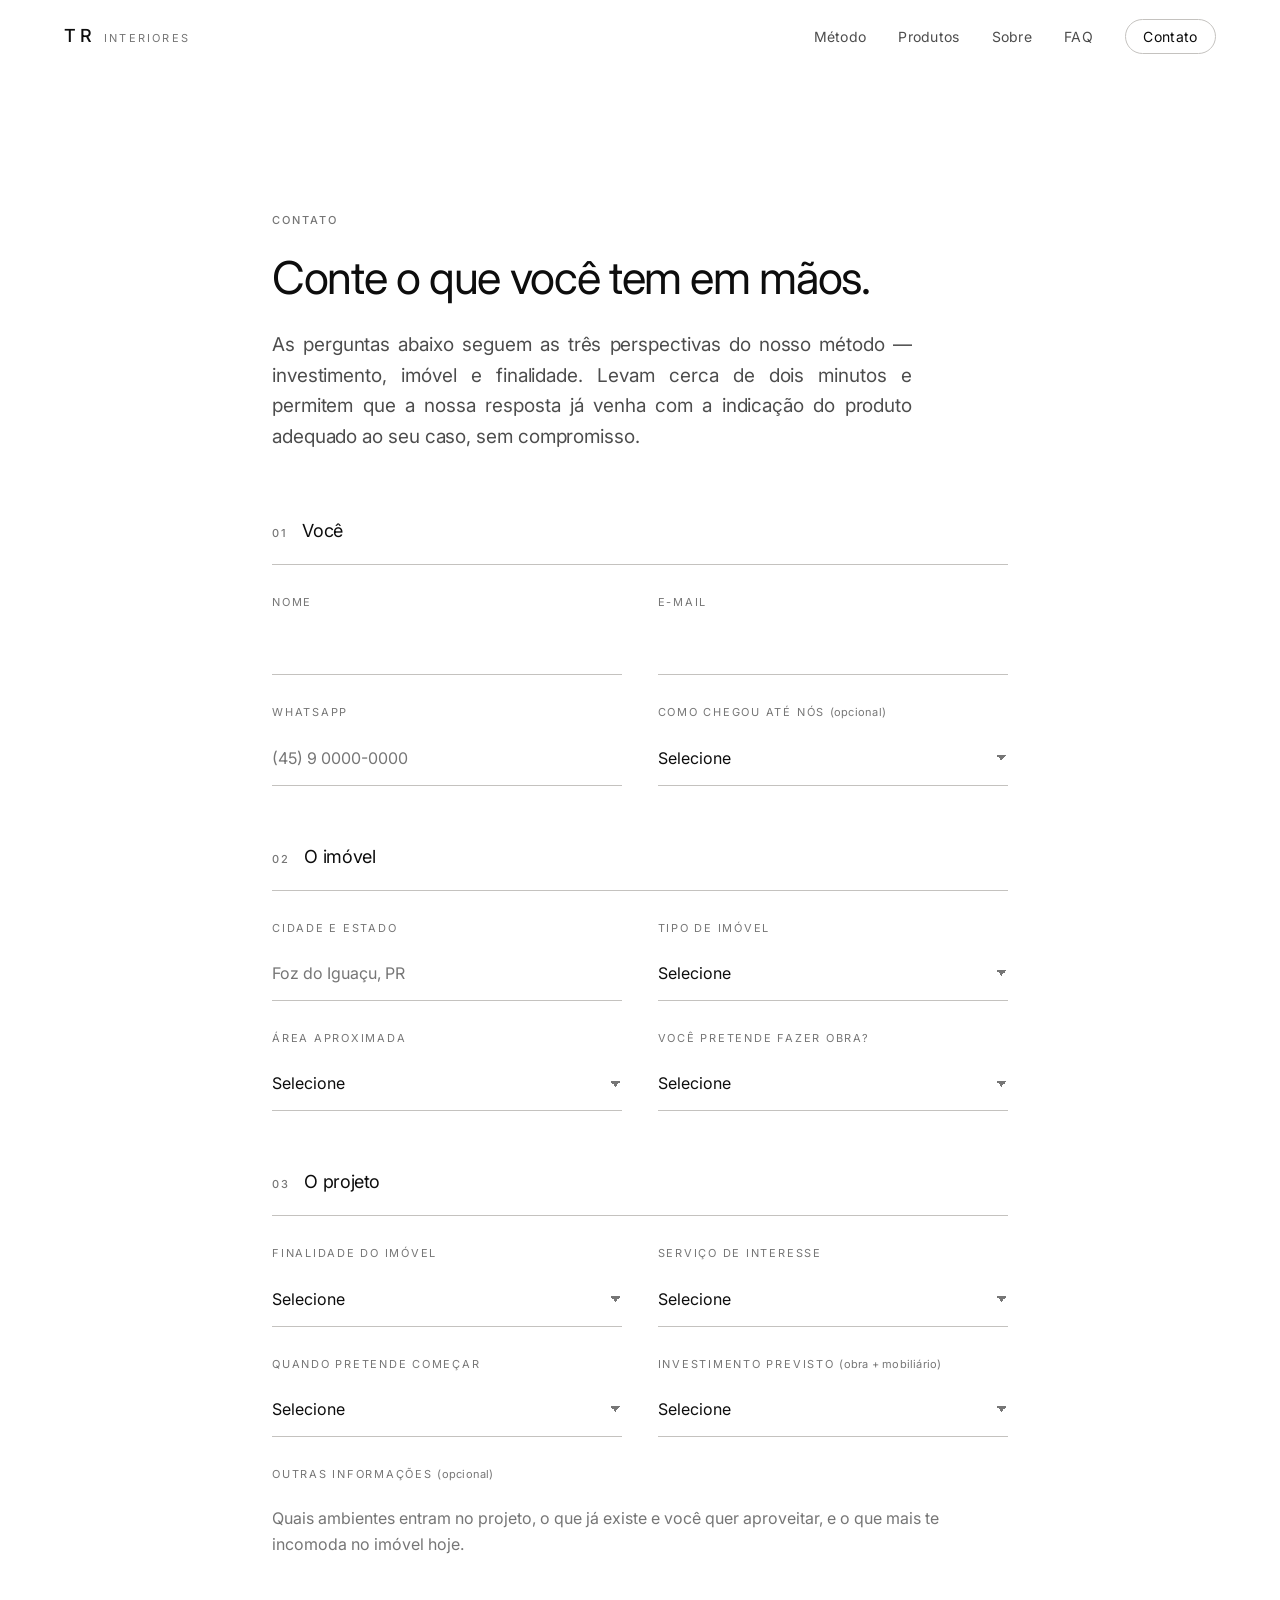
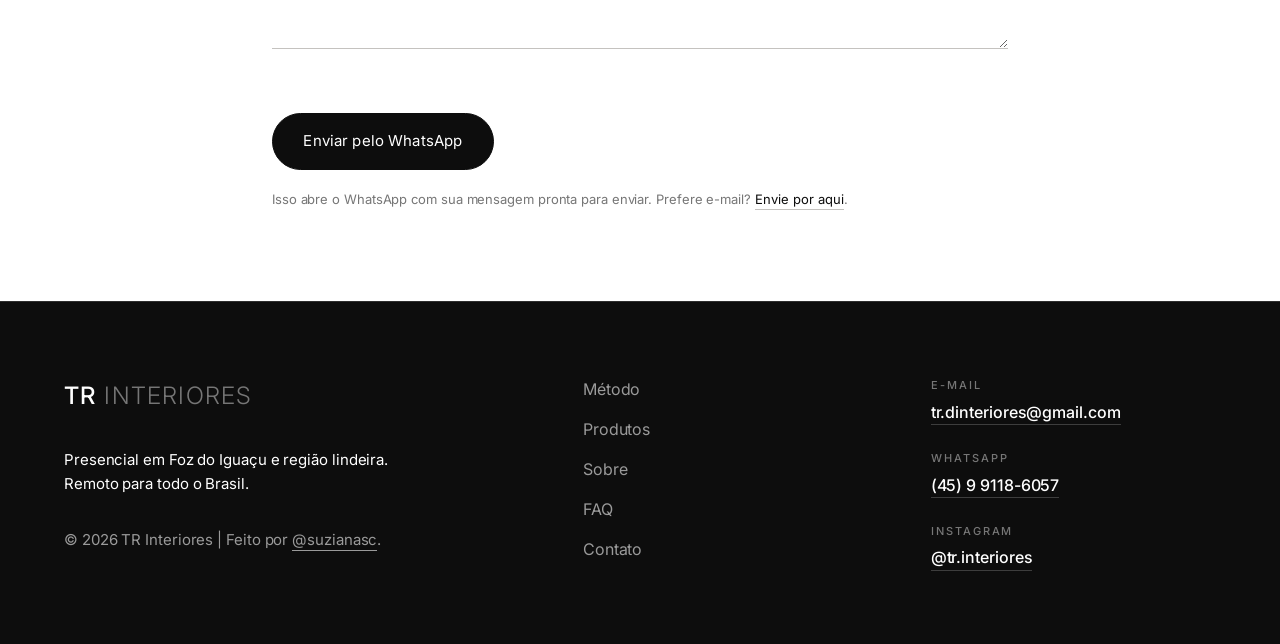
<file: contato.html>
<!DOCTYPE html>
<html lang="pt-BR">
<head>
<meta charset="utf-8">
<meta name="viewport" content="width=device-width, initial-scale=1">
<title>Contato — TR Interiores</title>
<meta name="description" content="Fale com a TR Interiores. Descreva o imóvel, a finalidade e o que te incomoda hoje — respondemos com a indicação do produto adequado ao seu caso.">
<meta name="theme-color" content="#0d0d0d">

<meta property="og:type" content="website">
<meta property="og:locale" content="pt_BR">
<meta property="og:site_name" content="TR Interiores">
<meta property="og:title" content="Contato — TR Interiores">
<meta property="og:description" content="Descreva o imóvel, a finalidade e o que te incomoda hoje. Respondemos com a indicação do produto adequado.">
<!-- TODO: trocar pelo domínio real e por uma imagem 1200x630 em /assets -->
<meta property="og:url" content="https://trinteriores.com.br/contato">
<meta property="og:image" content="assets/og-image.jpg">

<link rel="canonical" href="https://trinteriores.com.br/contato">
<link rel="icon" href="data:image/svg+xml,%3Csvg xmlns='http://www.w3.org/2000/svg' viewBox='0 0 64 64'%3E%3Crect width='64' height='64' fill='%230d0d0d'/%3E%3Ctext x='32' y='41' font-family='Helvetica,Arial,sans-serif' font-size='24' font-weight='500' letter-spacing='1' fill='%23ffffff' text-anchor='middle'%3ETR%3C/text%3E%3C/svg%3E">

<link rel="preconnect" href="https://fonts.googleapis.com">
<link rel="preconnect" href="https://fonts.gstatic.com" crossorigin>
<link rel="stylesheet" href="https://fonts.googleapis.com/css2?family=Inter:wght@300;400;500&display=swap">
<link rel="stylesheet" href="styles.css">
</head>

<body>
<a class="pular" href="#formulario">Pular para o formulário</a>

<!-- ============================ CABEÇALHO ============================ -->
<header class="cabecalho" id="cabecalho">
  <div class="container cabecalho__interno">
    <a class="marca" href="/" aria-label="TR Interiores — início">
      <span class="marca__nome">TR</span>
      <span class="marca__descritor">Interiores</span>
    </a>

    <nav class="nav" id="nav" aria-label="Navegação principal">
      <ul class="nav__lista">
        <li><a href="/#metodo">Método</a></li>
        <li><a href="/#produtos">Produtos</a></li>
        <li><a href="/#sobre">Sobre</a></li>
        <li><a href="/#faq">FAQ</a></li>
        <li><a href="/contato" class="nav__cta" aria-current="page">Contato</a></li>
      </ul>
    </nav>

    <button class="menu-btn" id="menu-btn" type="button"
            aria-label="Abrir menu" aria-expanded="false" aria-controls="nav">
      <span class="menu-btn__traco"></span>
      <span class="menu-btn__traco"></span>
    </button>
  </div>
</header>

<main>

<!-- ====================== TOPO + FORMULÁRIO ========================= -->
<section class="secao pagina-contato">
  <div class="container container--estreito">
    <header class="contato__topo revelar">
      <p class="rotulo">Contato</p>
      <h1 class="contato__titulo">Conte o que você tem em mãos.</h1>
      <p class="secao__intro">
        As perguntas abaixo seguem as três perspectivas do nosso método — investimento,
        imóvel e finalidade. Levam cerca de dois minutos e permitem que a nossa resposta
        já venha com a indicação do produto adequado ao seu caso, sem compromisso.
      </p>
    </header>

    <form class="formulario revelar" id="formulario" novalidate>

      <!-- 01 — quem é e por onde responder -->
      <fieldset class="grupo">
        <legend class="grupo__titulo"><span class="grupo__num">01</span>Você</legend>
        <div class="grupo__campos">
          <div class="campo">
            <label for="nome">Nome</label>
            <input type="text" id="nome" name="nome" autocomplete="name" required>
            <p class="campo__erro" data-erro-de="nome" hidden>Informe seu nome.</p>
          </div>

          <div class="campo">
            <label for="email">E-mail</label>
            <input type="email" id="email" name="email" autocomplete="email" required>
            <p class="campo__erro" data-erro-de="email" hidden>Informe um e-mail válido.</p>
          </div>

          <div class="campo">
            <label for="whatsapp">WhatsApp</label>
            <input type="tel" id="whatsapp" name="whatsapp" autocomplete="tel"
              placeholder="(45) 9 0000-0000" required>
            <p class="campo__erro" data-erro-de="whatsapp" hidden>Informe um telefone para contato.</p>
          </div>

          <div class="campo">
            <label for="origem">Como chegou até nós <span class="opcional">(opcional)</span></label>
            <select id="origem" name="origem">
              <option value="" selected>Selecione</option>
              <option>Instagram</option>
              <option>Indicação de alguém</option>
              <option>Google</option>
              <option>Outro</option>
            </select>
          </div>
        </div>
      </fieldset>

      <!-- 02 — a lente "imóvel" do método -->
      <fieldset class="grupo">
        <legend class="grupo__titulo"><span class="grupo__num">02</span>O imóvel</legend>
        <div class="grupo__campos">
          <div class="campo">
            <label for="cidade">Cidade e estado</label>
            <input type="text" id="cidade" name="cidade" autocomplete="address-level2"
              placeholder="Foz do Iguaçu, PR" required>
            <p class="campo__erro" data-erro-de="cidade" hidden>Informe a cidade do imóvel.</p>
          </div>

          <div class="campo">
            <label for="tipo">Tipo de imóvel</label>
            <select id="tipo" name="tipo" required>
              <option value="" selected>Selecione</option>
              <option>Apartamento</option>
              <option>Casa</option>
              <option>Studio ou kitnet</option>
              <option>Sala comercial ou consultório</option>
              <option>Outro</option>
            </select>
            <p class="campo__erro" data-erro-de="tipo" hidden>Selecione o tipo de imóvel.</p>
          </div>

          <div class="campo">
            <label for="area">Área aproximada</label>
            <select id="area" name="area" required>
              <option value="" selected>Selecione</option>
              <option>Até 40 m²</option>
              <option>41 a 70 m²</option>
              <option>71 a 120 m²</option>
              <option>121 a 200 m²</option>
              <option>Acima de 200 m²</option>
              <option>Não sei ao certo</option>
            </select>
            <p class="campo__erro" data-erro-de="area" hidden>Selecione a área aproximada.</p>
          </div>

          <div class="campo">
            <label for="obra">Você pretende fazer obra?</label>
            <select id="obra" name="obra" required>
              <option value="" selected>Selecione</option>
              <option>Não quero obra</option>
              <option>Aceito obra, se necessário</option>
              <option>Já estou em obra</option>
              <option>Ainda não sei</option>
            </select>
            <p class="campo__erro" data-erro-de="obra" hidden>Selecione uma opção.</p>
          </div>
        </div>
      </fieldset>

      <!-- 03 — as lentes "finalidade" e "investimento" -->
      <fieldset class="grupo">
        <legend class="grupo__titulo"><span class="grupo__num">03</span>O projeto</legend>
        <div class="grupo__campos">
          <div class="campo">
            <label for="finalidade">Finalidade do imóvel</label>
            <select id="finalidade" name="finalidade" required>
              <option value="" selected>Selecione</option>
              <option>Para morar</option>
              <option>Para alugar por temporada</option>
              <option>Para alugar por longo prazo</option>
              <option>Para revender</option>
              <option>Ainda não sei</option>
            </select>
            <p class="campo__erro" data-erro-de="finalidade" hidden>Selecione uma finalidade.</p>
          </div>

          <div class="campo">
            <label for="interesse">Serviço de interesse</label>
            <select id="interesse" name="interesse" required>
              <option value="" selected>Selecione</option>
              <option>Plano de Intervenção</option>
              <option>Projeto sem Quebra-Quebra</option>
              <option>Projeto Completo</option>
              <option>Não sei qual é o meu caso</option>
            </select>
            <p class="campo__erro" data-erro-de="interesse" hidden>Selecione um serviço.</p>
          </div>

          <div class="campo">
            <label for="prazo">Quando pretende começar</label>
            <select id="prazo" name="prazo" required>
              <option value="" selected>Selecione</option>
              <option>O quanto antes</option>
              <option>Nos próximos 3 meses</option>
              <option>Em 3 a 6 meses</option>
              <option>Ainda estou me planejando</option>
            </select>
            <p class="campo__erro" data-erro-de="prazo" hidden>Selecione um prazo.</p>
          </div>

          <div class="campo">
            <!-- TODO: ajustar as faixas conforme o ticket real do escritório -->
            <label for="investimento">Investimento previsto <span class="opcional">(obra + mobiliário)</span></label>
            <select id="investimento" name="investimento" required>
              <option value="" selected>Selecione</option>
              <option>Até R$ 20 mil</option>
              <option>R$ 20 mil a R$ 50 mil</option>
              <option>R$ 50 mil a R$ 100 mil</option>
              <option>Acima de R$ 100 mil</option>
              <option>Prefiro conversar antes</option>
            </select>
            <p class="campo__erro" data-erro-de="investimento" hidden>Selecione uma faixa.</p>
          </div>

          <div class="campo campo--largo">
            <label for="mensagem">Outras informações <span class="opcional">(opcional)</span></label>
            <textarea id="mensagem" name="mensagem" rows="5"
              placeholder="Quais ambientes entram no projeto, o que já existe e você quer aproveitar, e o que mais te incomoda no imóvel hoje."></textarea>
          </div>
        </div>
      </fieldset>

      <div class="formulario__envio">
        <button type="submit" class="botao botao--escuro">Enviar pelo WhatsApp</button>
        <p class="formulario__nota">
          Isso abre o WhatsApp com sua mensagem pronta para enviar. Prefere e-mail?
          <button type="button" id="enviar-email" class="link-botao">Envie por aqui</button>.
        </p>
      </div>
    </form>
  </div>
</section>

</main>

<!-- ============================== RODAPÉ ============================= -->
<footer class="rodape">
  <div class="container rodape__interno">
    <div class="rodape__bloco rodape__bloco--marca">
      <a class="rodape__marca" href="/#inicio" aria-label="TR Interiores — início">
        <span class="marca__nome">TR</span>
        <span class="marca__descritor">Interiores</span>
      </a>

      <p class="rodape__atendimento">
        Presencial em Foz do Iguaçu e região lindeira.<br>
        Remoto para todo o Brasil.
      </p>

      <p class="rodape__legal">
        © <span id="ano">2026</span> TR Interiores | Feito por
        <a class="rodape__autoria" href="https://instagram.com/suzianasc" target="_blank" rel="noopener">@suzianasc</a>.
      </p>
    </div>

    <nav class="rodape__nav" aria-label="Navegação do rodapé">
      <a href="/#metodo">Método</a>
      <a href="/#produtos">Produtos</a>
      <a href="/#sobre">Sobre</a>
      <a href="/#faq">FAQ</a>
      <a href="/contato">Contato</a>
    </nav>

    <dl class="rodape__contato">
      <div class="rodape__canal">
        <dt>E-mail</dt>
        <dd><a href="mailto:tr.dinteriores@gmail.com">tr.dinteriores@gmail.com</a></dd>
      </div>
      <div class="rodape__canal">
        <dt>WhatsApp</dt>
        <dd><a href="https://wa.me/5545991186057" target="_blank" rel="noopener">(45) 9 9118-6057</a></dd>
      </div>
      <div class="rodape__canal">
        <dt>Instagram</dt>
        <dd><a href="https://instagram.com/tr.interiores" target="_blank" rel="noopener">@tr.interiores</a></dd>
      </div>
    </dl>
  </div>
</footer>

<script src="script.js"></script>
</body>
</html>
</file>
<file: styles.css>
/* =====================================================================
   TR Interiores — folha de estilo única
   Paleta restrita a preto / cinza / branco. Sem dependências além da
   fonte Inter (com fallback de sistema).
   ===================================================================== */

/* ---------------------------- 1. Tokens ---------------------------- */
:root {
  /* Cor */
  --preto:        #0d0d0d;
  --grafite:      #191919;
  --cinza-900:    #2b2b2b;
  --cinza-700:    #4d4d4d;
  --cinza-500:    #767676;
  --cinza-400:    #9a9a9a;
  --cinza-300:    #c4c2bf;
  --cinza-200:    #e4e2df;
  --cinza-100:    #efedea;
  --areia:        #f7f6f4;
  --branco:       #ffffff;

  /* Papéis */
  --fundo:        var(--branco);
  --tinta:        var(--preto);
  --tinta-suave:  var(--cinza-700);
  --fio:          var(--cinza-200);

  /* Campos de formulário — invertidos dentro de .secao--escura */
  --campo-linha:  var(--cinza-300);
  --campo-texto:  var(--preto);
  --campo-rotulo: var(--cinza-500);

  /* Tipografia */
  --fonte: "Inter", -apple-system, BlinkMacSystemFont, "Segoe UI",
           "Helvetica Neue", Helvetica, Arial, sans-serif;

  --t-rotulo:   0.6875rem;
  --t-corpo:    clamp(0.975rem, 0.93rem + 0.22vw, 1.0625rem);
  --t-intro:    clamp(1.05rem, 0.98rem + 0.34vw, 1.1875rem);
  --t-h3:       clamp(1.25rem, 1.12rem + 0.55vw, 1.5rem);
  --t-h2:       clamp(1.75rem, 1.35rem + 1.85vw, 3.125rem);
  --t-h1:       clamp(2.125rem, 1.5rem + 2.9vw, 4.25rem);

  /* Ritmo */
  --gap:        clamp(1.5rem, 1rem + 2vw, 2.5rem);
  --secao-y:    clamp(4.5rem, 3rem + 7vw, 9.5rem);
  --container:  78rem;
  --header-h:   4.5rem;

  --transicao: 480ms cubic-bezier(0.22, 0.61, 0.36, 1);
}

/* --------------------------- 2. Reset ------------------------------ */
*, *::before, *::after { box-sizing: border-box; }

html {
  -webkit-text-size-adjust: 100%;
  scroll-behavior: smooth;
}

body {
  margin: 0;
  background: var(--fundo);
  color: var(--tinta);
  font-family: var(--fonte);
  font-size: var(--t-corpo);
  font-weight: 400;
  line-height: 1.65;
  letter-spacing: -0.005em;
  -webkit-font-smoothing: antialiased;
  text-rendering: optimizeLegibility;
  overflow-x: hidden;
}

body.menu-aberto { overflow: hidden; }

h1, h2, h3, h4 {
  margin: 0;
  font-weight: 400;
  line-height: 1.08;
  letter-spacing: -0.03em;
  text-wrap: balance;
}

p  { margin: 0 0 1.15em; text-wrap: pretty; }
p:last-child { margin-bottom: 0; }

ul, ol, dl, dd { margin: 0; padding: 0; }
li { list-style: none; }

img { max-width: 100%; height: auto; display: block; }

a { color: inherit; text-decoration: none; }

button, input, select, textarea {
  font: inherit;
  color: inherit;
}

:focus-visible {
  outline: 2px solid var(--tinta);
  outline-offset: 3px;
  border-radius: 1px;
}

.sr-only {
  position: absolute;
  width: 1px; height: 1px;
  padding: 0; margin: -1px;
  overflow: hidden;
  clip: rect(0 0 0 0);
  white-space: nowrap;
  border: 0;
}

.pular {
  position: absolute;
  left: -9999px;
  z-index: 200;
  background: var(--preto);
  color: var(--branco);
  padding: 0.75rem 1.25rem;
}
.pular:focus { left: 1rem; top: 1rem; }

/* -------------------------- 3. Estrutura --------------------------- */
.container {
  width: 100%;
  max-width: var(--container);
  margin-inline: auto;
  padding-inline: clamp(1.25rem, 0.6rem + 3vw, 3.5rem);
}

.container--estreito { max-width: 52rem; }

.secao {
  padding-block: var(--secao-y);
  scroll-margin-top: var(--header-h);
}

.secao--clara  { background: var(--areia); }

.secao--escura {
  background: var(--preto);
  color: var(--branco);
  --tinta: var(--branco);
  --tinta-suave: var(--cinza-400);
  --fio: #2e2e2e;
  --campo-linha: #3d3d3d;
  --campo-texto: var(--branco);
  --campo-rotulo: var(--cinza-400);
}

.secao__cabecalho {
  max-width: 46rem;
  margin-bottom: clamp(2.5rem, 1.6rem + 3.5vw, 4.5rem);
}

.secao__titulo {
  font-size: var(--t-h2);
  margin-bottom: 0.6em;
}
.secao__titulo:last-child { margin-bottom: 0; }

.secao__intro {
  font-size: var(--t-intro);
  color: var(--tinta-suave);
  line-height: 1.6;
  max-width: 40rem;
  text-align: justify;
}

.rotulo {
  font-size: var(--t-rotulo);
  font-weight: 500;
  letter-spacing: 0.18em;
  text-transform: uppercase;
  color: var(--cinza-500);
  margin-bottom: 1.6rem;
}

.tom-cinza { color: var(--cinza-400); }

/* -------------------------- 4. Cabeçalho --------------------------- */
.cabecalho {
  position: sticky;
  top: 0;
  z-index: 100;
  background: rgba(255, 255, 255, 0.88);
  backdrop-filter: saturate(180%) blur(14px);
  -webkit-backdrop-filter: saturate(180%) blur(14px);
  border-bottom: 1px solid transparent;
  transition: border-color 260ms ease, background-color 260ms ease;
}
.cabecalho.rolado { border-bottom-color: var(--cinza-200); }

.cabecalho__interno {
  height: var(--header-h);
  display: flex;
  align-items: center;
  justify-content: space-between;
  gap: 1.5rem;
}

.marca {
  display: inline-flex;
  align-items: baseline;
  gap: 0.5rem;
}
.marca__nome {
  font-size: 1.125rem;
  font-weight: 500;
  letter-spacing: 0.22em;
}
.marca__descritor {
  font-size: var(--t-rotulo);
  letter-spacing: 0.2em;
  text-transform: uppercase;
  color: var(--cinza-500);
}

.nav__lista {
  display: flex;
  align-items: center;
  gap: clamp(1.25rem, 0.4rem + 2vw, 2.5rem);
}

.nav__lista a {
  position: relative;
  font-size: 0.875rem;
  letter-spacing: 0.02em;
  color: var(--cinza-700);
  transition: color 200ms ease;
}
.nav__lista a::after {
  content: "";
  position: absolute;
  left: 0; bottom: -6px;
  width: 100%; height: 1px;
  background: currentColor;
  transform: scaleX(0);
  transform-origin: right;
  transition: transform 320ms cubic-bezier(0.22, 0.61, 0.36, 1);
}
.nav__lista a:hover { color: var(--preto); }
.nav__lista a:hover::after { transform: scaleX(1); transform-origin: left; }

.nav__cta {
  padding: 0.5rem 1.1rem;
  border: 1px solid var(--cinza-300);
  border-radius: 999px;
  color: var(--preto) !important;
  transition: background-color 220ms ease, color 220ms ease, border-color 220ms ease;
}
.nav__cta::after { display: none; }
.nav__cta:hover {
  background: var(--preto);
  border-color: var(--preto);
  color: var(--branco) !important;
}

/* Botão de menu (mobile) */
.menu-btn {
  display: none;
  width: 2.75rem; height: 2.75rem;
  margin-right: -0.6rem;
  padding: 0;
  background: none;
  border: 0;
  cursor: pointer;
  position: relative;
  z-index: 120;
}
.menu-btn__traco {
  position: absolute;
  left: 50%; width: 1.375rem; height: 1px;
  background: var(--preto);
  transform: translateX(-50%);
  transition: transform 300ms cubic-bezier(0.22, 0.61, 0.36, 1), opacity 200ms ease;
}
.menu-btn__traco:nth-child(1) { top: 1.15rem; }
.menu-btn__traco:nth-child(2) { top: 1.6rem; }
.menu-btn[aria-expanded="true"] .menu-btn__traco:nth-child(1) {
  transform: translateX(-50%) translateY(0.225rem) rotate(45deg);
}
.menu-btn[aria-expanded="true"] .menu-btn__traco:nth-child(2) {
  transform: translateX(-50%) translateY(-0.225rem) rotate(-45deg);
}

/* ---------------------------- 5. Botões ---------------------------- */
.botao {
  display: inline-flex;
  align-items: center;
  justify-content: center;
  padding: 0.95rem 1.9rem;
  border: 1px solid transparent;
  border-radius: 999px;
  font-size: 0.9375rem;
  letter-spacing: 0.01em;
  cursor: pointer;
  transition: background-color 240ms ease, color 240ms ease,
              border-color 240ms ease, transform 240ms ease;
}
.botao:hover { transform: translateY(-1px); }

.botao--escuro {
  background: var(--preto);
  border-color: var(--preto);
  color: var(--branco);
}
.botao--escuro:hover { background: var(--cinza-900); border-color: var(--cinza-900); }

.botao--vazado {
  border-color: var(--cinza-300);
  color: var(--preto);
}
.botao--vazado:hover { border-color: var(--preto); }

.botao--claro {
  background: var(--branco);
  border-color: var(--branco);
  color: var(--preto);
}
.botao--claro:hover { background: var(--cinza-200); border-color: var(--cinza-200); }

.link-seta {
  display: inline-flex;
  align-items: center;
  gap: 0.5rem;
  font-size: 0.875rem;
  letter-spacing: 0.01em;
  color: var(--preto);
  border-bottom: 1px solid var(--cinza-300);
  padding-bottom: 2px;
  transition: gap 260ms ease, border-color 260ms ease;
}
.link-seta::after { content: "→"; transition: transform 260ms ease; }
.link-seta:hover { border-color: currentColor; }
.link-seta:hover::after { transform: translateX(3px); }
.link-seta--claro { color: var(--branco); border-bottom-color: #3d3d3d; }

/* --------------------------- 6. Fotos ------------------------------ */
.hero__midia img,
.sobre__midia img {
  display: block;
  width: 100%;
  height: auto;
  object-fit: cover;
}
.hero__midia img  { aspect-ratio: 3 / 4; }
.sobre__midia img { aspect-ratio: 4 / 3; }

/* ----------------------------- 7. Hero ----------------------------- */
/* Ocupa a altura útil da janela e centraliza o conteúdo verticalmente,
   de modo que a mensagem principal apareça inteira sem rolagem. */
.hero {
  display: flex;
  align-items: center;
  min-height: calc(100vh - var(--header-h));
  min-height: calc(100svh - var(--header-h));
  padding-block: clamp(2.5rem, 1.8rem + 3vw, 4.5rem);
  scroll-margin-top: var(--header-h);
}

.hero__grade {
  display: grid;
  grid-template-columns: minmax(0, 1.35fr) minmax(0, 1fr);
  gap: clamp(2.5rem, 1rem + 5vw, 5rem);
  align-items: center;
}

.hero__titulo {
  font-size: var(--t-h1);
  margin-bottom: 0.55em;
}

.hero__linha {
  font-size: var(--t-intro);
  color: var(--tinta-suave);
  line-height: 1.6;
  max-width: 36rem;
  margin-bottom: 2.5rem;
  text-align: justify;
}

.hero__acoes {
  display: flex;
  flex-wrap: wrap;
  gap: 0.875rem;
}

/* ---------------------------- 8. Método ---------------------------- */
.fase {
  padding-top: clamp(2rem, 1.4rem + 2vw, 3.25rem);
  margin-top: clamp(2rem, 1.4rem + 2vw, 3.25rem);
  border-top: 1px solid var(--fio);
}
.fase:first-of-type { margin-top: 0; }

.fase__cabecalho {
  display: flex;
  flex-wrap: wrap;
  align-items: baseline;
  gap: 0.5rem 1.5rem;
  margin-bottom: clamp(1.75rem, 1.2rem + 1.6vw, 2.75rem);
}
.fase__num {
  font-size: var(--t-rotulo);
  font-weight: 500;
  letter-spacing: 0.18em;
  text-transform: uppercase;
  color: var(--cinza-500);
}
.fase__titulo {
  font-size: var(--t-h3);
  letter-spacing: -0.02em;
}

.passos {
  display: grid;
  grid-template-columns: repeat(auto-fit, minmax(16rem, 1fr));
  gap: clamp(1.75rem, 1rem + 2.5vw, 3rem);
}

.passo__num {
  display: block;
  font-size: 0.75rem;
  letter-spacing: 0.16em;
  text-transform: uppercase;
  color: var(--cinza-400);
  padding-bottom: 0.9rem;
  margin-bottom: 1.1rem;
  border-bottom: 1px solid var(--fio);
}
.passos--matriz .passo__num {
  color: var(--preto);
  font-weight: 500;
  letter-spacing: 0.14em;
}
.passo__titulo {
  font-size: 1.125rem;
  letter-spacing: -0.02em;
  margin-bottom: 0.6rem;
}
.passo p {
  font-size: 0.9375rem;
  color: var(--cinza-700);
  line-height: 1.7;
  text-align: justify;
}

/* --------------------------- 9. Produtos --------------------------- */
.produtos {
  display: grid;
  grid-template-columns: repeat(auto-fit, minmax(18rem, 1fr));
  gap: 1px;
  background: var(--fio);
  border: 1px solid var(--fio);
}

.produto {
  background: var(--preto);
  padding: clamp(1.875rem, 1.2rem + 2vw, 3rem);
  display: flex;
  flex-direction: column;
  gap: 1.15rem;
  transition: background-color 320ms ease;
}
.produto:hover { background: var(--grafite); }

.produto__papel {
  font-size: var(--t-rotulo);
  font-weight: 500;
  letter-spacing: 0.18em;
  text-transform: uppercase;
  color: var(--cinza-400);
  margin: 0;
}
.produto__titulo {
  font-size: var(--t-h3);
  letter-spacing: -0.025em;
}
.produto__desc {
  font-size: 0.9375rem;
  line-height: 1.7;
  color: var(--cinza-300);
  margin: 0;
  flex: 1;
  text-align: justify;
}
.produto .link-seta { align-self: flex-start; }

/* Tabela comparativa */
.tabela-bloco { margin-top: clamp(3.5rem, 2.4rem + 3.5vw, 6rem); }

.tabela-titulo {
  font-size: var(--t-h3);
  letter-spacing: -0.02em;
  margin-bottom: 0.75rem;
}
.tabela-nota {
  display: none; /* só faz sentido quando a tabela realmente rola */
  font-size: 0.8125rem;
  color: var(--cinza-500);
  margin-bottom: 1.75rem;
}
@media (max-width: 52rem) {
  .tabela-nota { display: block; }
}

.tabela-rolagem {
  overflow-x: auto;
  border-top: 1px solid var(--fio);
  -webkit-overflow-scrolling: touch;
}
.tabela-rolagem:focus-visible { outline-offset: 0; }

.tabela {
  width: 100%;
  min-width: 44rem;
  border-collapse: collapse;
  font-size: 0.875rem;
}
.tabela th, .tabela td {
  padding: 1rem 1rem;
  text-align: left;
  vertical-align: top;
  border-bottom: 1px solid var(--fio);
  font-weight: 400;
}
.tabela thead th {
  font-size: 0.6875rem;
  letter-spacing: 0.14em;
  text-transform: uppercase;
  color: var(--cinza-400);
  line-height: 1.5;
  padding-top: 1.25rem;
  padding-bottom: 1.25rem;
  white-space: nowrap;
}
.tabela thead th:first-child { width: 40%; white-space: normal; }
.tabela tbody th {
  color: var(--branco);
  line-height: 1.5;
  padding-left: 0;
  padding-right: 2rem;
}
.tabela td { text-align: center; width: 20%; }
.tabela tbody tr { transition: background-color 220ms ease; }
.tabela tbody tr:hover { background: var(--grafite); }

.sim { color: var(--branco); font-size: 0.9375rem; }
.nao { color: var(--cinza-700); }

/* ---------------------------- 10. Sobre ---------------------------- */
.sobre__grade {
  display: grid;
  grid-template-columns: minmax(0, 1.1fr) minmax(0, 1fr);
  gap: clamp(2.5rem, 1rem + 5vw, 5rem);
  align-items: start;
}
.sobre__texto p {
  font-size: var(--t-intro);
  line-height: 1.7;
  color: var(--cinza-700);
  text-align: justify;
}
.sobre__texto p:first-child { color: var(--preto); }

/* ----------------------------- 11. FAQ ----------------------------- */
.faq { border-top: 1px solid var(--cinza-200); }

.item-faq { border-bottom: 1px solid var(--cinza-200); }

.item-faq summary {
  display: flex;
  align-items: flex-start;
  justify-content: space-between;
  gap: 1.5rem;
  padding: 1.6rem 0;
  cursor: pointer;
  list-style: none;
  font-size: clamp(1rem, 0.95rem + 0.3vw, 1.125rem);
  letter-spacing: -0.015em;
  line-height: 1.4;
  transition: color 200ms ease;
}
.item-faq summary::-webkit-details-marker { display: none; }
.item-faq summary:hover { color: var(--cinza-700); }

/* Sinal +/− desenhado em CSS */
.item-faq summary::after {
  content: "";
  flex: none;
  width: 13px; height: 13px;
  margin-top: 0.4em;
  background:
    linear-gradient(var(--cinza-500), var(--cinza-500)) center/13px 1px no-repeat,
    linear-gradient(var(--cinza-500), var(--cinza-500)) center/1px 13px no-repeat;
  transition: transform 300ms cubic-bezier(0.22, 0.61, 0.36, 1);
}
.item-faq[open] summary::after {
  transform: rotate(90deg);
  background:
    linear-gradient(var(--preto), var(--preto)) center/13px 1px no-repeat;
}

.item-faq__corpo {
  padding-bottom: 1.75rem;
  padding-right: clamp(0rem, -2rem + 6vw, 3.5rem);
  font-size: 0.9375rem;
  line-height: 1.75;
  color: var(--cinza-700);
  max-width: 44rem;
}

.faq__cta {
  margin-top: clamp(2.5rem, 1.8rem + 3vw, 4rem);
  text-align: center;
}

/* Animação de abertura onde houver suporte; degrada para instantâneo. */
@supports selector(::details-content) {
  .item-faq::details-content {
    block-size: 0;
    overflow: hidden;
    opacity: 0;
    transition: block-size 380ms cubic-bezier(0.22, 0.61, 0.36, 1),
                opacity 260ms ease,
                content-visibility 380ms allow-discrete;
    transition-behavior: allow-discrete;
  }
  .item-faq[open]::details-content {
    block-size: auto;
    opacity: 1;
  }
}

/* --------------- 12. Página de contato + formulário ---------------- */
.pagina-contato { padding-bottom: clamp(3.5rem, 2.5rem + 4vw, 6rem); }

.contato__topo { margin-bottom: clamp(2.5rem, 1.8rem + 3vw, 4rem); }
.contato__titulo {
  font-size: var(--t-h2);
  margin-bottom: 0.6em;
}

/* Formulário de qualificação: grupos numerados, dois campos por linha */
.formulario {
  display: grid;
  gap: clamp(2.5rem, 2rem + 2vw, 3.5rem);
}

.grupo {
  min-width: 0; /* impede que o fieldset estoure a grade */
  margin: 0;
  padding: 0;
  border: 0;
}
.grupo__titulo {
  display: block;
  width: 100%;
  padding: 0 0 1.15rem;
  font-size: 1.125rem;
  letter-spacing: -0.02em;
  color: var(--tinta);
  border-bottom: 1px solid var(--campo-linha);
}
.grupo__num {
  margin-right: 0.9rem;
  font-size: 0.6875rem;
  font-weight: 500;
  letter-spacing: 0.18em;
  color: var(--cinza-500);
}

.grupo__campos {
  display: grid;
  grid-template-columns: repeat(2, minmax(0, 1fr));
  gap: 1.75rem clamp(1.5rem, 1rem + 1.5vw, 2.5rem);
  padding-top: 1.75rem;
}
.campo--largo { grid-column: 1 / -1; }

.campo label {
  display: block;
  font-size: 0.6875rem;
  letter-spacing: 0.16em;
  text-transform: uppercase;
  color: var(--campo-rotulo);
  margin-bottom: 0.6rem;
}
.opcional { text-transform: none; letter-spacing: 0.02em; color: var(--cinza-500); }

.campo input,
.campo select,
.campo textarea {
  width: 100%;
  padding: 0.85rem 0;
  background: transparent;
  border: 0;
  border-bottom: 1px solid var(--campo-linha);
  border-radius: 0;
  color: var(--campo-texto);
  font-size: 1rem;
  transition: border-color 240ms ease;
  appearance: none;
}
.campo textarea { resize: vertical; min-height: 6rem; line-height: 1.6; }
.campo input::placeholder,
.campo textarea::placeholder { color: var(--cinza-500); opacity: 1; }

.campo input:hover,
.campo select:hover,
.campo textarea:hover { border-bottom-color: var(--cinza-500); }
.campo input:focus,
.campo select:focus,
.campo textarea:focus {
  outline: none;
  border-bottom-color: var(--tinta);
}
.campo input:focus-visible,
.campo select:focus-visible,
.campo textarea:focus-visible { outline: none; }

/* Seta do select desenhada em CSS */
.campo select {
  cursor: pointer;
  background-image:
    linear-gradient(45deg, transparent 50%, var(--cinza-500) 50%),
    linear-gradient(135deg, var(--cinza-500) 50%, transparent 50%);
  background-position: right 6px center, right 1px center;
  background-size: 6px 6px, 6px 6px;
  background-repeat: no-repeat;
  padding-right: 1.5rem;
}

.campo--invalido input,
.campo--invalido select,
.campo--invalido textarea { border-bottom-color: var(--tinta); }

.campo__erro {
  margin: 0.55rem 0 0;
  font-size: 0.8125rem;
  color: var(--tinta);
}
.campo__erro::before { content: "— "; }

.formulario__nota {
  margin-top: 1.15rem;
  font-size: 0.8125rem;
  color: var(--cinza-500);
  line-height: 1.6;
}
.formulario__nota a { color: var(--tinta); border-bottom: 1px solid var(--campo-linha); }
.formulario__nota a:hover { border-color: var(--tinta); }

.link-botao {
  background: none;
  border: 0;
  border-bottom: 1px solid var(--campo-linha);
  padding: 0;
  margin: 0;
  font: inherit;
  font-size: inherit;
  color: var(--tinta);
  cursor: pointer;
}
.link-botao:hover { border-color: var(--tinta); }

/* ---------------------------- 14. Rodapé --------------------------- */
.rodape {
  background: var(--preto);
  color: var(--branco);
  border-top: 1px solid #2e2e2e;
  padding-block: clamp(3rem, 2.2rem + 3vw, 5rem);
}

/* Três blocos: marca + atendimento + crédito | navegação | canais */
.rodape__interno {
  display: grid;
  grid-template-columns: minmax(0, 1.6fr) minmax(0, 1fr) minmax(0, 1fr);
  gap: clamp(2.5rem, 1.5rem + 3vw, 4rem);
  align-items: start;
}

.rodape__bloco--marca {
  display: grid;
  justify-items: start;
  gap: clamp(1.5rem, 1.2rem + 1vw, 2.25rem);
}

.rodape__marca { display: flex; align-items: baseline; gap: 0.5rem; }
.rodape__marca .marca__nome {
  font-size: clamp(1.25rem, 1.1rem + 0.6vw, 1.5rem);
  font-weight: 500;
  letter-spacing: 0.05em;
  color: var(--branco);
}
.rodape__marca .marca__descritor {
  font-size: clamp(1.25rem, 1.1rem + 0.6vw, 1.5rem);
  font-weight: 300;
  letter-spacing: 0.05em;
  color: var(--cinza-500);
}

.rodape__atendimento {
  font-size: 0.9375rem;
  line-height: 1.6;
  color: var(--branco);
  margin: 0;
}

.rodape__legal {
  font-size: 0.9375rem;
  line-height: 1.6;
  color: var(--cinza-400);
  margin: 0;
}
/* Mesma cor do texto ao redor, apenas sublinhado — sem realce no hover. */
.rodape__autoria {
  color: inherit;
  border-bottom: 1px solid currentColor;
  padding-bottom: 1px;
}

.rodape__nav {
  display: grid;
  justify-items: start;
  gap: 0.85rem;
}
.rodape__nav a {
  font-size: 1rem;
  color: var(--cinza-400);
  transition: color 200ms ease;
}
.rodape__nav a:hover { color: var(--branco); }

.rodape__contato { display: grid; gap: 1.5rem; }
.rodape__canal dt {
  font-size: 0.6875rem;
  font-weight: 500;
  letter-spacing: 0.18em;
  text-transform: uppercase;
  color: var(--cinza-500);
  margin-bottom: 0.4rem;
}
.rodape__canal dd {
  font-size: 1rem;
  font-weight: 500;
  line-height: 1.4;
  color: var(--branco);
  overflow-wrap: break-word; /* o e-mail é longo e a coluna, estreita */
}
.rodape__canal dd a {
  display: inline-block;
  border-bottom: 1px solid #3d3d3d;
  padding-bottom: 1px;
  transition: color 200ms ease, border-color 200ms ease;
}
.rodape__canal dd a:hover { color: var(--cinza-400); border-color: var(--cinza-400); }

/* -------------------------- 15. Revelação -------------------------- */
.revelar {
  opacity: 0;
  transform: translateY(18px);
  transition: opacity var(--transicao), transform var(--transicao);
}
.revelar.visivel { opacity: 1; transform: none; }

/* Escalonamento suave dentro de grades */
.produtos .revelar:nth-child(2) { transition-delay: 80ms; }
.produtos .revelar:nth-child(3) { transition-delay: 160ms; }

/* ------------------------- 16. Responsivo -------------------------- */
@media (max-width: 60rem) {
  .hero__grade,
  .sobre__grade { grid-template-columns: minmax(0, 1fr); }

  /* Empilhado, o hero não precisa mais ocupar a janela inteira */
  .hero {
    min-height: 0;
    padding-block: clamp(2.5rem, 1.5rem + 5vw, 4.5rem);
  }

  .hero__midia { max-width: 26rem; }
  .sobre__midia { max-width: 32rem; }

  /* Marca ocupa a linha inteira; navegação e canais dividem a de baixo */
  .rodape__interno { grid-template-columns: repeat(2, minmax(0, 1fr)); }
  .rodape__bloco--marca { grid-column: 1 / -1; }
}

@media (max-width: 48rem) {
  :root { --header-h: 4rem; }

  /* Sem backdrop-filter aqui: ele criaria um bloco de contenção e o
     overlay `position: fixed` do menu passaria a se posicionar em
     relação ao cabeçalho, e não à viewport. */
  .cabecalho {
    background: var(--branco);
    backdrop-filter: none;
    -webkit-backdrop-filter: none;
  }

  .menu-btn { display: block; }

  /* A marca continua legível por cima do overlay do menu */
  .cabecalho .marca { position: relative; z-index: 120; }

  .nav {
    position: fixed;
    inset: 0;
    background: var(--branco);
    display: grid;
    place-items: center;
    opacity: 0;
    visibility: hidden;
    transition: opacity 320ms ease, visibility 320ms ease;
    z-index: 110;
  }
  .nav.aberto { opacity: 1; visibility: visible; }

  .nav__lista {
    flex-direction: column;
    gap: 2rem;
    text-align: center;
  }
  .nav__lista a { font-size: 1.5rem; letter-spacing: -0.02em; color: var(--preto); }
  .nav__cta { padding: 0.7rem 2rem; font-size: 1.125rem; }

  .grupo__campos { grid-template-columns: minmax(0, 1fr); }
}

@media (max-width: 40rem) {
  .rodape__interno { grid-template-columns: minmax(0, 1fr); gap: 2.5rem; }
}

@media (max-width: 30rem) {
  .hero__acoes .botao { width: 100%; }
}

/* --------------------- 17. Movimento reduzido ---------------------- */
@media (prefers-reduced-motion: reduce) {
  html { scroll-behavior: auto; }
  *, *::before, *::after {
    animation-duration: 0.01ms !important;
    transition-duration: 0.01ms !important;
  }
  .revelar { opacity: 1; transform: none; }
}

/* ---------------------------- 18. Print ---------------------------- */
@media print {
  .cabecalho, .menu-btn, .hero__acoes, .formulario, .pular { display: none; }
  .secao--escura { background: #fff; color: #000; }
  .produto, .tabela tbody th, .sim { color: #000; background: #fff; }
  .item-faq__corpo { display: block !important; }
  .revelar { opacity: 1; transform: none; }
}
</file>
